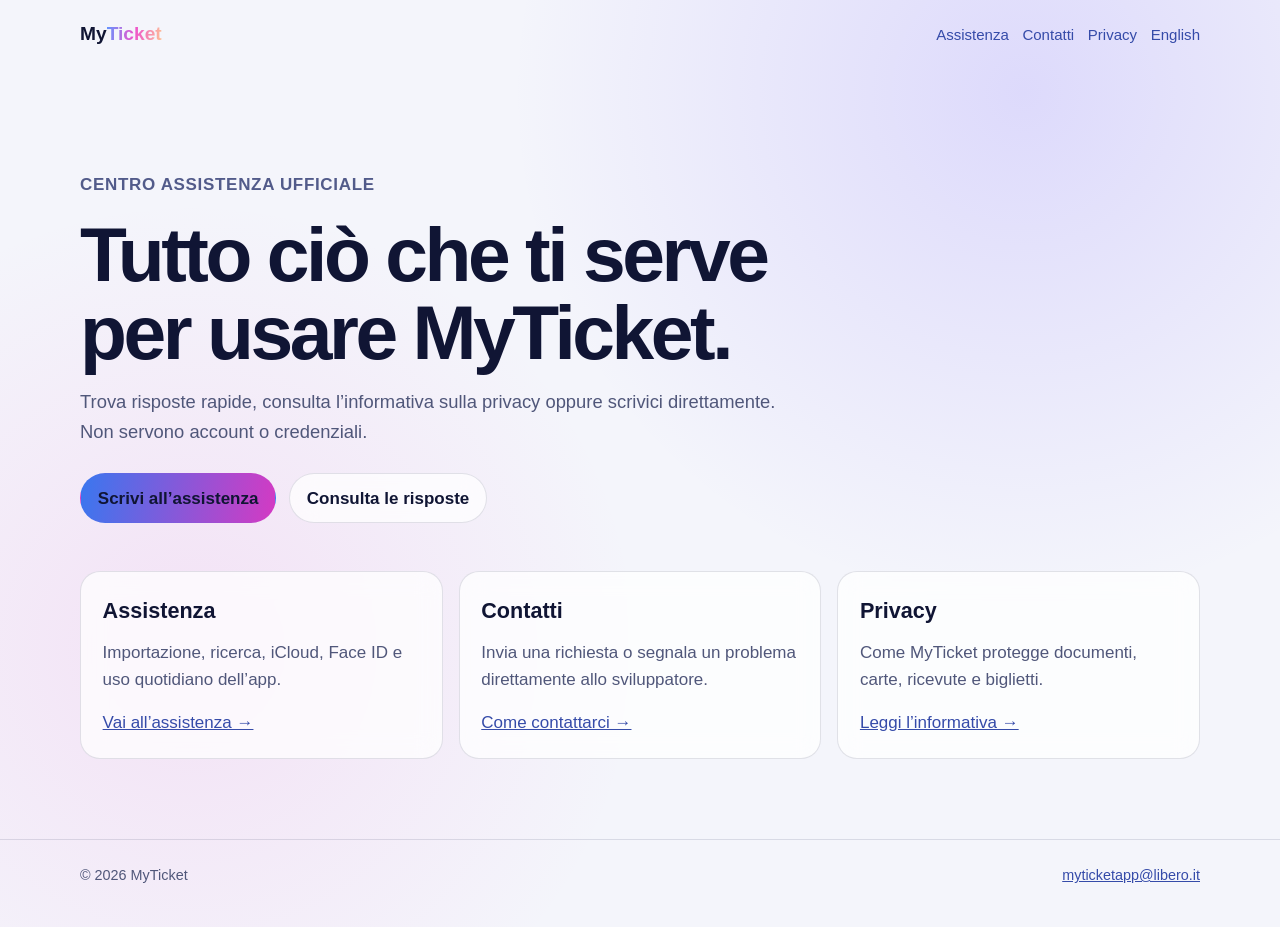
<file: docs/index.html>
<!doctype html>
<html lang="it">
<head><meta charset="utf-8"><meta name="viewport" content="width=device-width, initial-scale=1"><meta name="description" content="Assistenza, contatti e privacy per MyTicket."><title>MyTicket — Assistenza</title><link rel="stylesheet" href="assets/style.css"></head>
<body>
  <div class="shell">
    <header><a class="brand" href="./">My<span>Ticket</span></a><nav aria-label="Navigazione principale"><a href="support/">Assistenza</a><a href="contact/">Contatti</a><a href="privacy/">Privacy</a><a href="en/" lang="en">English</a></nav></header>
    <main>
      <section class="hero"><p class="eyebrow">Centro assistenza ufficiale</p><h1>Tutto ciò che ti serve per usare MyTicket.</h1><p class="lead">Trova risposte rapide, consulta l’informativa sulla privacy oppure scrivici direttamente. Non servono account o credenziali.</p><div class="actions"><a class="button primary" href="mailto:myticketapp@libero.it?subject=Assistenza%20MyTicket">Scrivi all’assistenza</a><a class="button" href="support/">Consulta le risposte</a></div></section>
      <section class="grid" aria-label="Collegamenti utili"><article class="card"><h2>Assistenza</h2><p>Importazione, ricerca, iCloud, Face ID e uso quotidiano dell’app.</p><a href="support/">Vai all’assistenza →</a></article><article class="card"><h2>Contatti</h2><p>Invia una richiesta o segnala un problema direttamente allo sviluppatore.</p><a href="contact/">Come contattarci →</a></article><article class="card"><h2>Privacy</h2><p>Come MyTicket protegge documenti, carte, ricevute e biglietti.</p><a href="privacy/">Leggi l’informativa →</a></article></section>
    </main>
  </div>
  <footer><div class="shell"><span>© 2026 MyTicket</span><span><a href="mailto:myticketapp@libero.it">myticketapp@libero.it</a></span></div></footer>
</body></html>
</file>
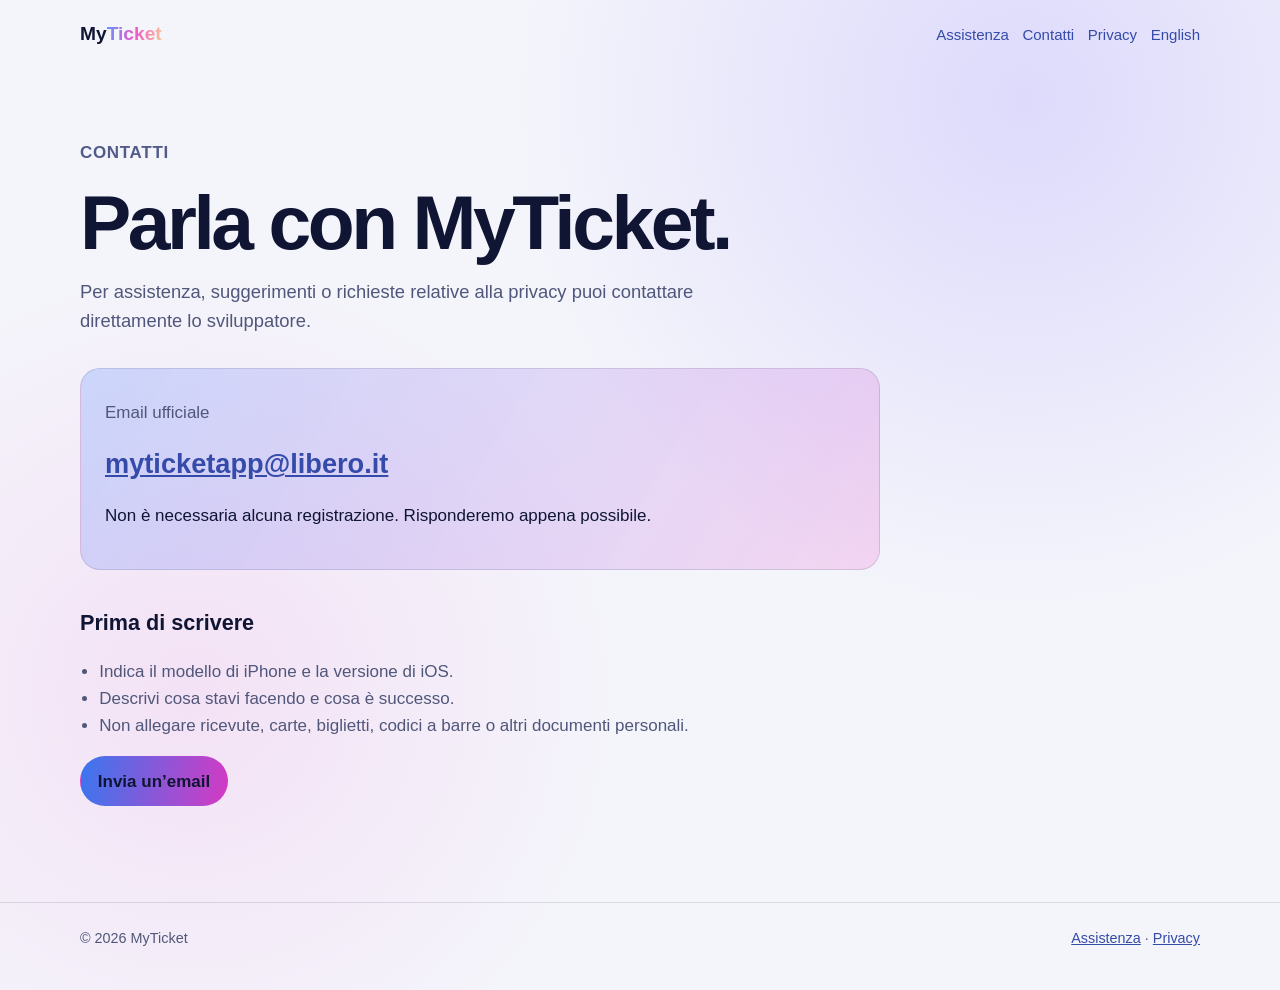
<file: docs/contact/index.html>
<!doctype html>
<html lang="it">
<head><meta charset="utf-8"><meta name="viewport" content="width=device-width, initial-scale=1"><meta name="description" content="Contatti ufficiali di MyTicket."><title>MyTicket — Contatti</title><link rel="stylesheet" href="../assets/style.css"></head>
<body><div class="shell">
  <header><a class="brand" href="../">My<span>Ticket</span></a><nav><a href="../support/">Assistenza</a><a href="./">Contatti</a><a href="../privacy/">Privacy</a><a href="en/" lang="en">English</a></nav></header>
  <main class="content"><p class="eyebrow">Contatti</p><h1>Parla con MyTicket.</h1><p class="lead">Per assistenza, suggerimenti o richieste relative alla privacy puoi contattare direttamente lo sviluppatore.</p>
    <div class="contact-box"><p class="muted">Email ufficiale</p><p class="email"><a href="mailto:myticketapp@libero.it?subject=MyTicket">myticketapp@libero.it</a></p><p>Non è necessaria alcuna registrazione. Risponderemo appena possibile.</p></div>
    <h2>Prima di scrivere</h2><ul><li>Indica il modello di iPhone e la versione di iOS.</li><li>Descrivi cosa stavi facendo e cosa è successo.</li><li>Non allegare ricevute, carte, biglietti, codici a barre o altri documenti personali.</li></ul><p><a class="button primary" href="mailto:myticketapp@libero.it?subject=MyTicket">Invia un’email</a></p>
  </main></div><footer><div class="shell"><span>© 2026 MyTicket</span><span><a href="../support/">Assistenza</a> · <a href="../privacy/">Privacy</a></span></div></footer>
</body></html>
</file>
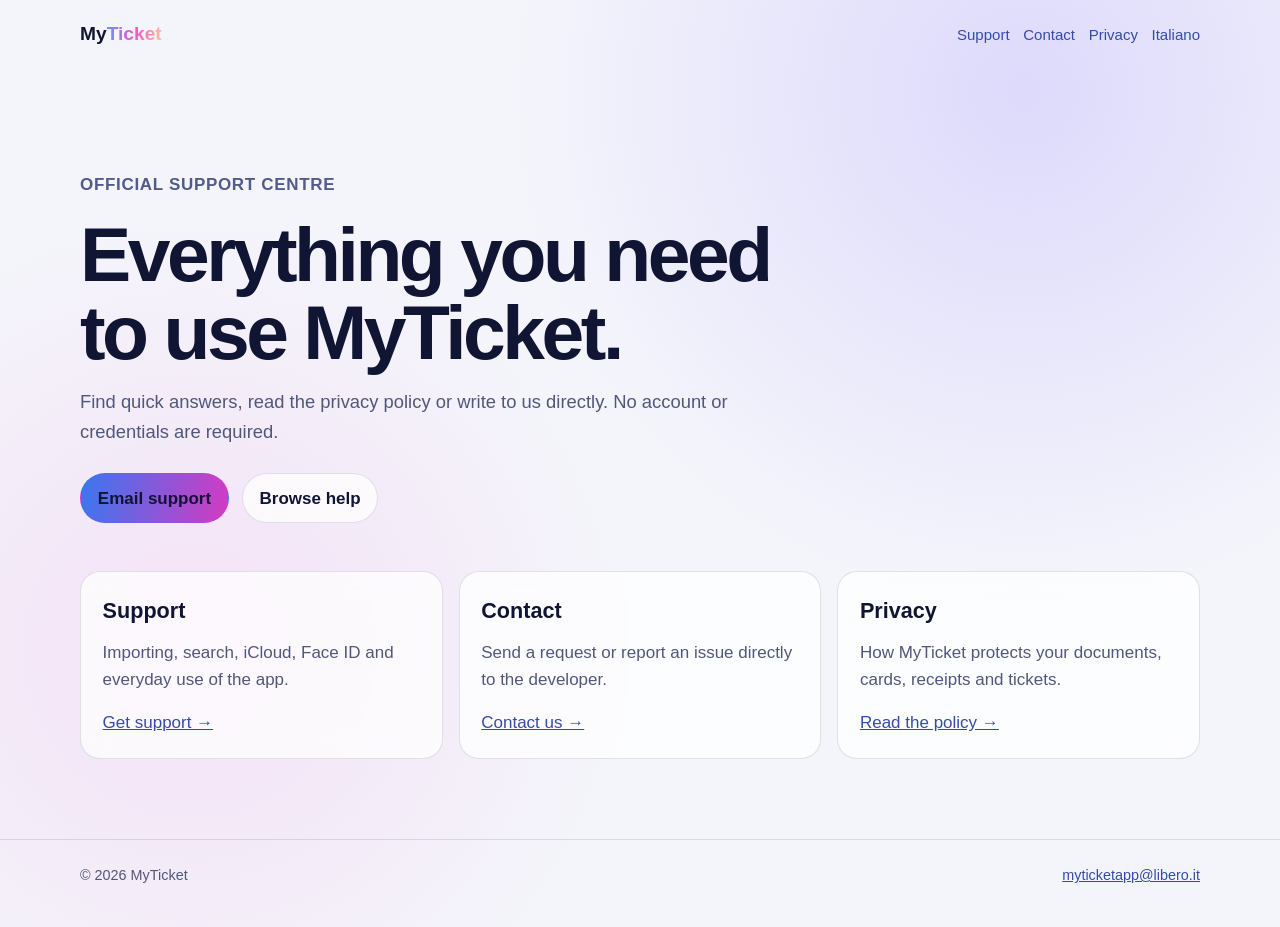
<file: docs/en/index.html>
<!doctype html>
<html lang="en">
<head><meta charset="utf-8"><meta name="viewport" content="width=device-width, initial-scale=1"><meta name="description" content="Support, contact and privacy information for MyTicket."><title>MyTicket — Support</title><link rel="stylesheet" href="../assets/style.css"></head>
<body>
  <div class="shell">
    <header><a class="brand" href="./">My<span>Ticket</span></a><nav aria-label="Main navigation"><a href="../support/en/">Support</a><a href="../contact/en/">Contact</a><a href="../privacy/en/">Privacy</a><a href="../" lang="it">Italiano</a></nav></header>
    <main>
      <section class="hero"><p class="eyebrow">Official support centre</p><h1>Everything you need to use MyTicket.</h1><p class="lead">Find quick answers, read the privacy policy or write to us directly. No account or credentials are required.</p><div class="actions"><a class="button primary" href="mailto:myticketapp@libero.it?subject=MyTicket%20Support">Email support</a><a class="button" href="../support/en/">Browse help</a></div></section>
      <section class="grid" aria-label="Useful links"><article class="card"><h2>Support</h2><p>Importing, search, iCloud, Face ID and everyday use of the app.</p><a href="../support/en/">Get support →</a></article><article class="card"><h2>Contact</h2><p>Send a request or report an issue directly to the developer.</p><a href="../contact/en/">Contact us →</a></article><article class="card"><h2>Privacy</h2><p>How MyTicket protects your documents, cards, receipts and tickets.</p><a href="../privacy/en/">Read the policy →</a></article></section>
    </main>
  </div>
  <footer><div class="shell"><span>© 2026 MyTicket</span><span><a href="mailto:myticketapp@libero.it">myticketapp@libero.it</a></span></div></footer>
</body></html>
</file>
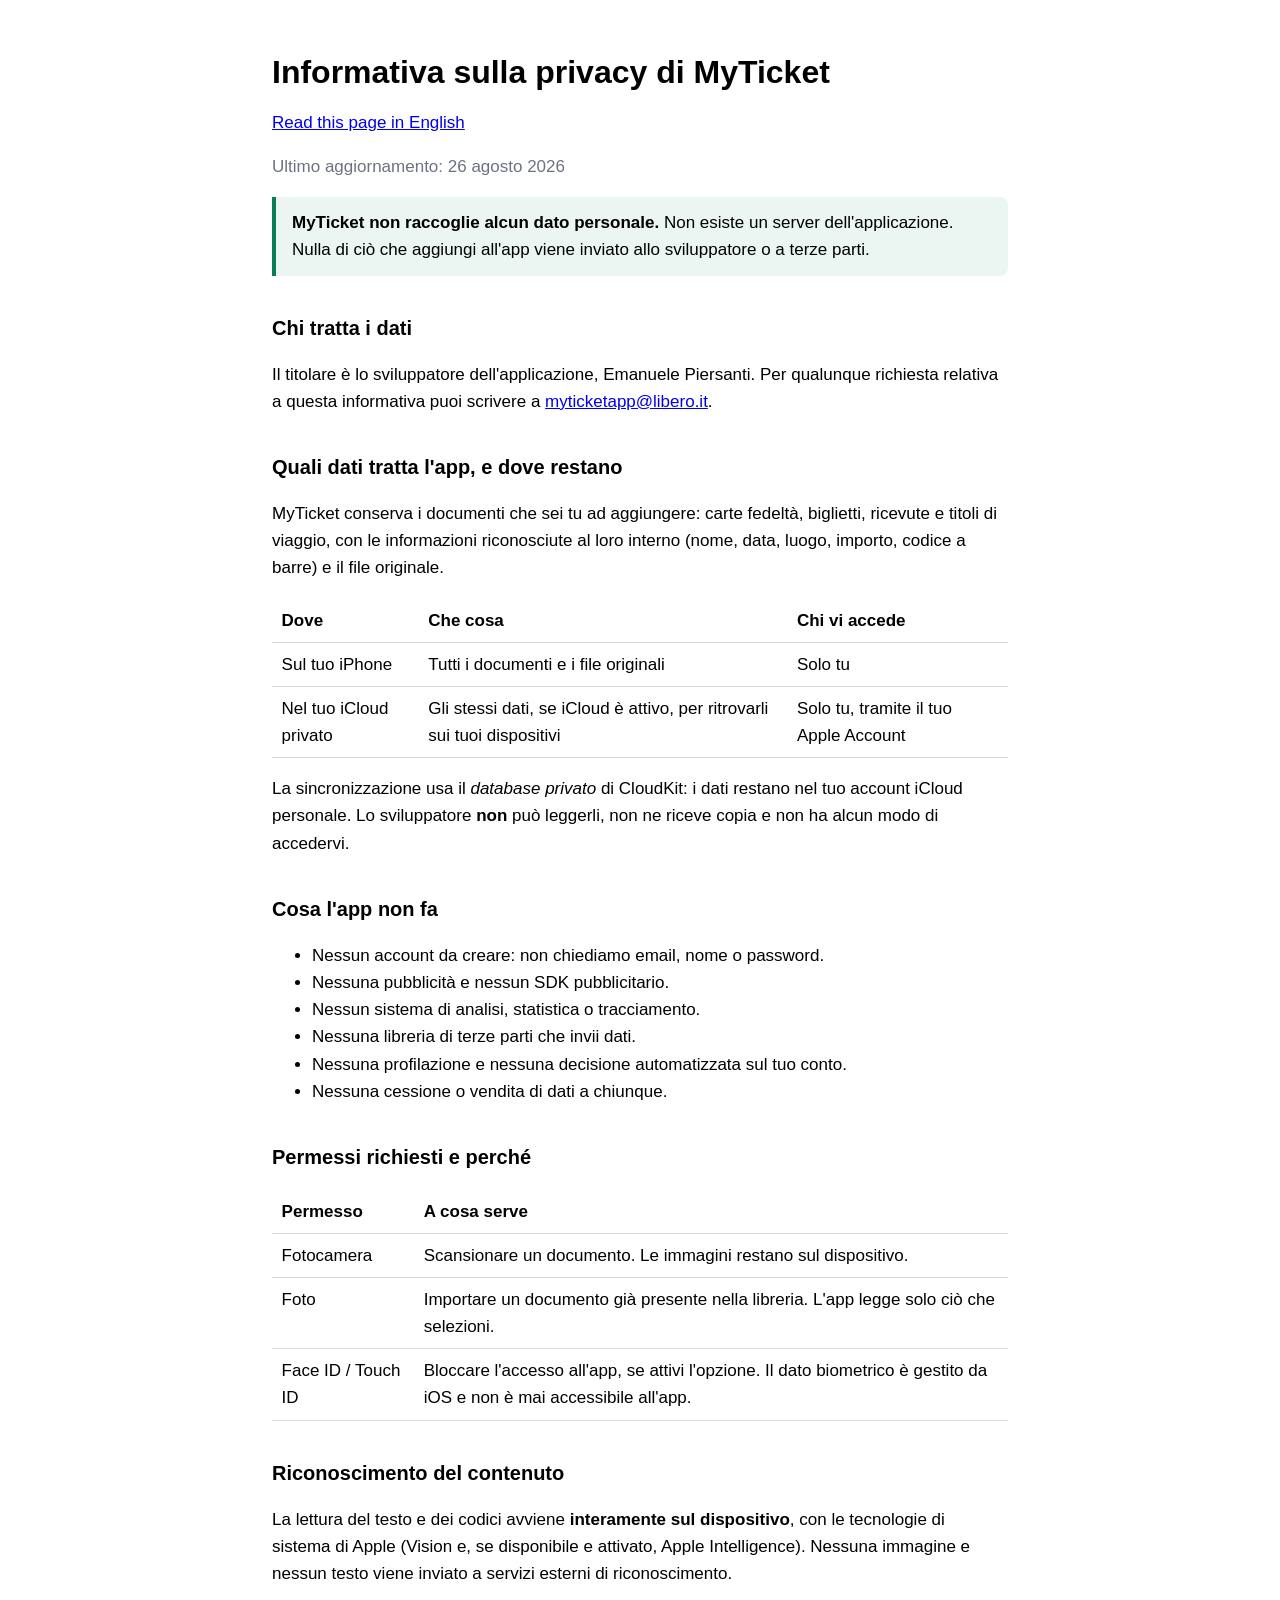
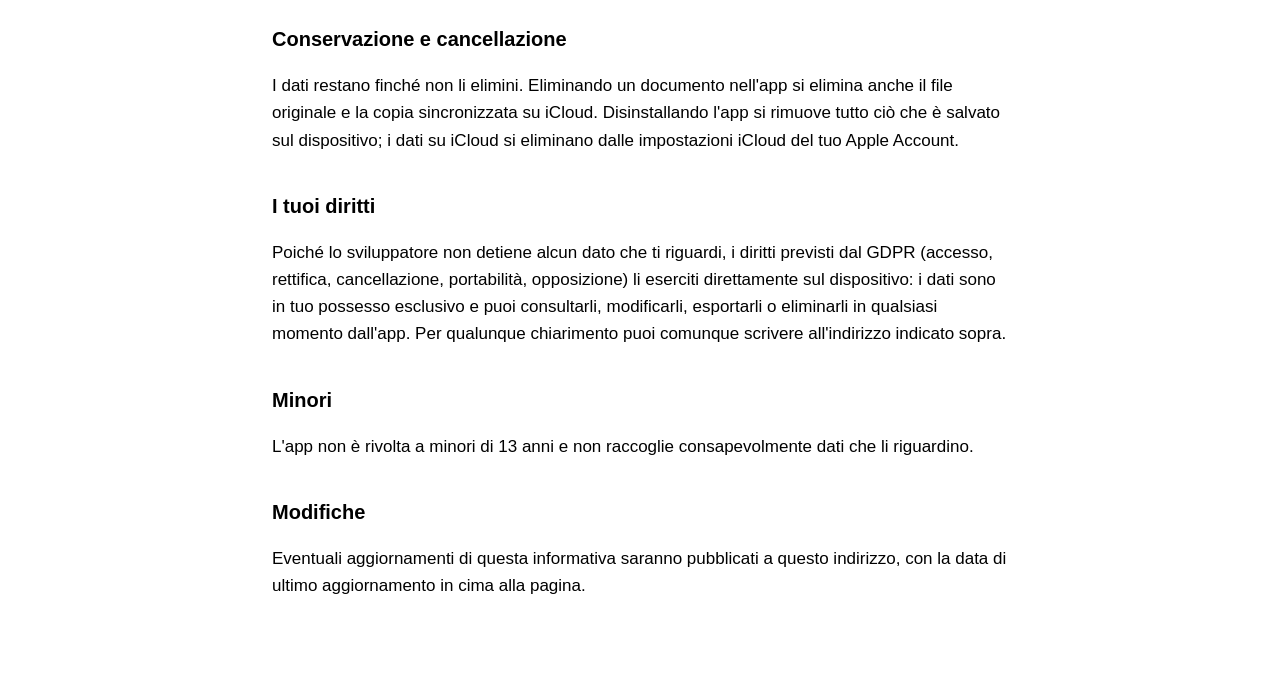
<file: docs/privacy/index.html>
<!doctype html>
<html lang="it">
<head>
<meta charset="utf-8">
<meta name="viewport" content="width=device-width, initial-scale=1">
<title>MyTicket — Informativa sulla privacy</title>
<style>
 :root { color-scheme: light dark; }
 body { font: 17px/1.6 -apple-system, BlinkMacSystemFont, "Segoe UI", Roboto, sans-serif;
        max-width: 46rem; margin: 0 auto; padding: 2rem 1.25rem 5rem; }
 h1 { font-size: 2rem; line-height: 1.2; margin-bottom: .25rem; }
 .updated { color: #6b7280; margin-top: 0; }
 h2 { margin-top: 2.25rem; font-size: 1.25rem; }
 .key { border-left: 4px solid #0a7d55; padding: .75rem 1rem; background: rgba(10,125,85,.08); border-radius: 0 8px 8px 0; }
 table { border-collapse: collapse; width: 100%; margin-top: .5rem; }
 th, td { text-align: left; padding: .5rem .6rem; border-bottom: 1px solid rgba(128,128,128,.3); vertical-align: top; }
 code { background: rgba(128,128,128,.15); padding: .1rem .35rem; border-radius: 4px; }
</style>
</head>
<body>
<h1>Informativa sulla privacy di MyTicket</h1>
<p><a href="en/">Read this page in English</a></p>
<p class="updated">Ultimo aggiornamento: 26 agosto 2026</p>

<p class="key"><strong>MyTicket non raccoglie alcun dato personale.</strong> Non esiste un server
dell'applicazione. Nulla di ciò che aggiungi all'app viene inviato allo sviluppatore
o a terze parti.</p>

<h2>Chi tratta i dati</h2>
<p>Il titolare è lo sviluppatore dell'applicazione, Emanuele Piersanti. Per qualunque
richiesta relativa a questa informativa puoi scrivere a
<a href="mailto:myticketapp@libero.it">myticketapp@libero.it</a>.</p>

<h2>Quali dati tratta l'app, e dove restano</h2>
<p>MyTicket conserva i documenti che sei tu ad aggiungere: carte fedeltà, biglietti,
ricevute e titoli di viaggio, con le informazioni riconosciute al loro interno
(nome, data, luogo, importo, codice a barre) e il file originale.</p>
<table>
<tr><th>Dove</th><th>Che cosa</th><th>Chi vi accede</th></tr>
<tr><td>Sul tuo iPhone</td><td>Tutti i documenti e i file originali</td><td>Solo tu</td></tr>
<tr><td>Nel tuo iCloud privato</td><td>Gli stessi dati, se iCloud è attivo, per ritrovarli sui tuoi dispositivi</td><td>Solo tu, tramite il tuo Apple Account</td></tr>
</table>
<p>La sincronizzazione usa il <em>database privato</em> di CloudKit: i dati restano
nel tuo account iCloud personale. Lo sviluppatore <strong>non</strong> può leggerli,
non ne riceve copia e non ha alcun modo di accedervi.</p>

<h2>Cosa l'app non fa</h2>
<ul>
<li>Nessun account da creare: non chiediamo email, nome o password.</li>
<li>Nessuna pubblicità e nessun SDK pubblicitario.</li>
<li>Nessun sistema di analisi, statistica o tracciamento.</li>
<li>Nessuna libreria di terze parti che invii dati.</li>
<li>Nessuna profilazione e nessuna decisione automatizzata sul tuo conto.</li>
<li>Nessuna cessione o vendita di dati a chiunque.</li>
</ul>

<h2>Permessi richiesti e perché</h2>
<table>
<tr><th>Permesso</th><th>A cosa serve</th></tr>
<tr><td>Fotocamera</td><td>Scansionare un documento. Le immagini restano sul dispositivo.</td></tr>
<tr><td>Foto</td><td>Importare un documento già presente nella libreria. L'app legge solo ciò che selezioni.</td></tr>
<tr><td>Face ID / Touch ID</td><td>Bloccare l'accesso all'app, se attivi l'opzione. Il dato biometrico è gestito da iOS e non è mai accessibile all'app.</td></tr>
</table>

<h2>Riconoscimento del contenuto</h2>
<p>La lettura del testo e dei codici avviene <strong>interamente sul dispositivo</strong>,
con le tecnologie di sistema di Apple (Vision e, se disponibile e attivato, Apple
Intelligence). Nessuna immagine e nessun testo viene inviato a servizi esterni di
riconoscimento.</p>

<h2>Conservazione e cancellazione</h2>
<p>I dati restano finché non li elimini. Eliminando un documento nell'app si elimina
anche il file originale e la copia sincronizzata su iCloud. Disinstallando l'app si
rimuove tutto ciò che è salvato sul dispositivo; i dati su iCloud si eliminano dalle
impostazioni iCloud del tuo Apple Account.</p>

<h2>I tuoi diritti</h2>
<p>Poiché lo sviluppatore non detiene alcun dato che ti riguardi, i diritti previsti
dal GDPR (accesso, rettifica, cancellazione, portabilità, opposizione) li eserciti
direttamente sul dispositivo: i dati sono in tuo possesso esclusivo e puoi
consultarli, modificarli, esportarli o eliminarli in qualsiasi momento dall'app.
Per qualunque chiarimento puoi comunque scrivere all'indirizzo indicato sopra.</p>

<h2>Minori</h2>
<p>L'app non è rivolta a minori di 13 anni e non raccoglie consapevolmente dati che
li riguardino.</p>

<h2>Modifiche</h2>
<p>Eventuali aggiornamenti di questa informativa saranno pubblicati a questo
indirizzo, con la data di ultimo aggiornamento in cima alla pagina.</p>
</body>
</html>
</file>
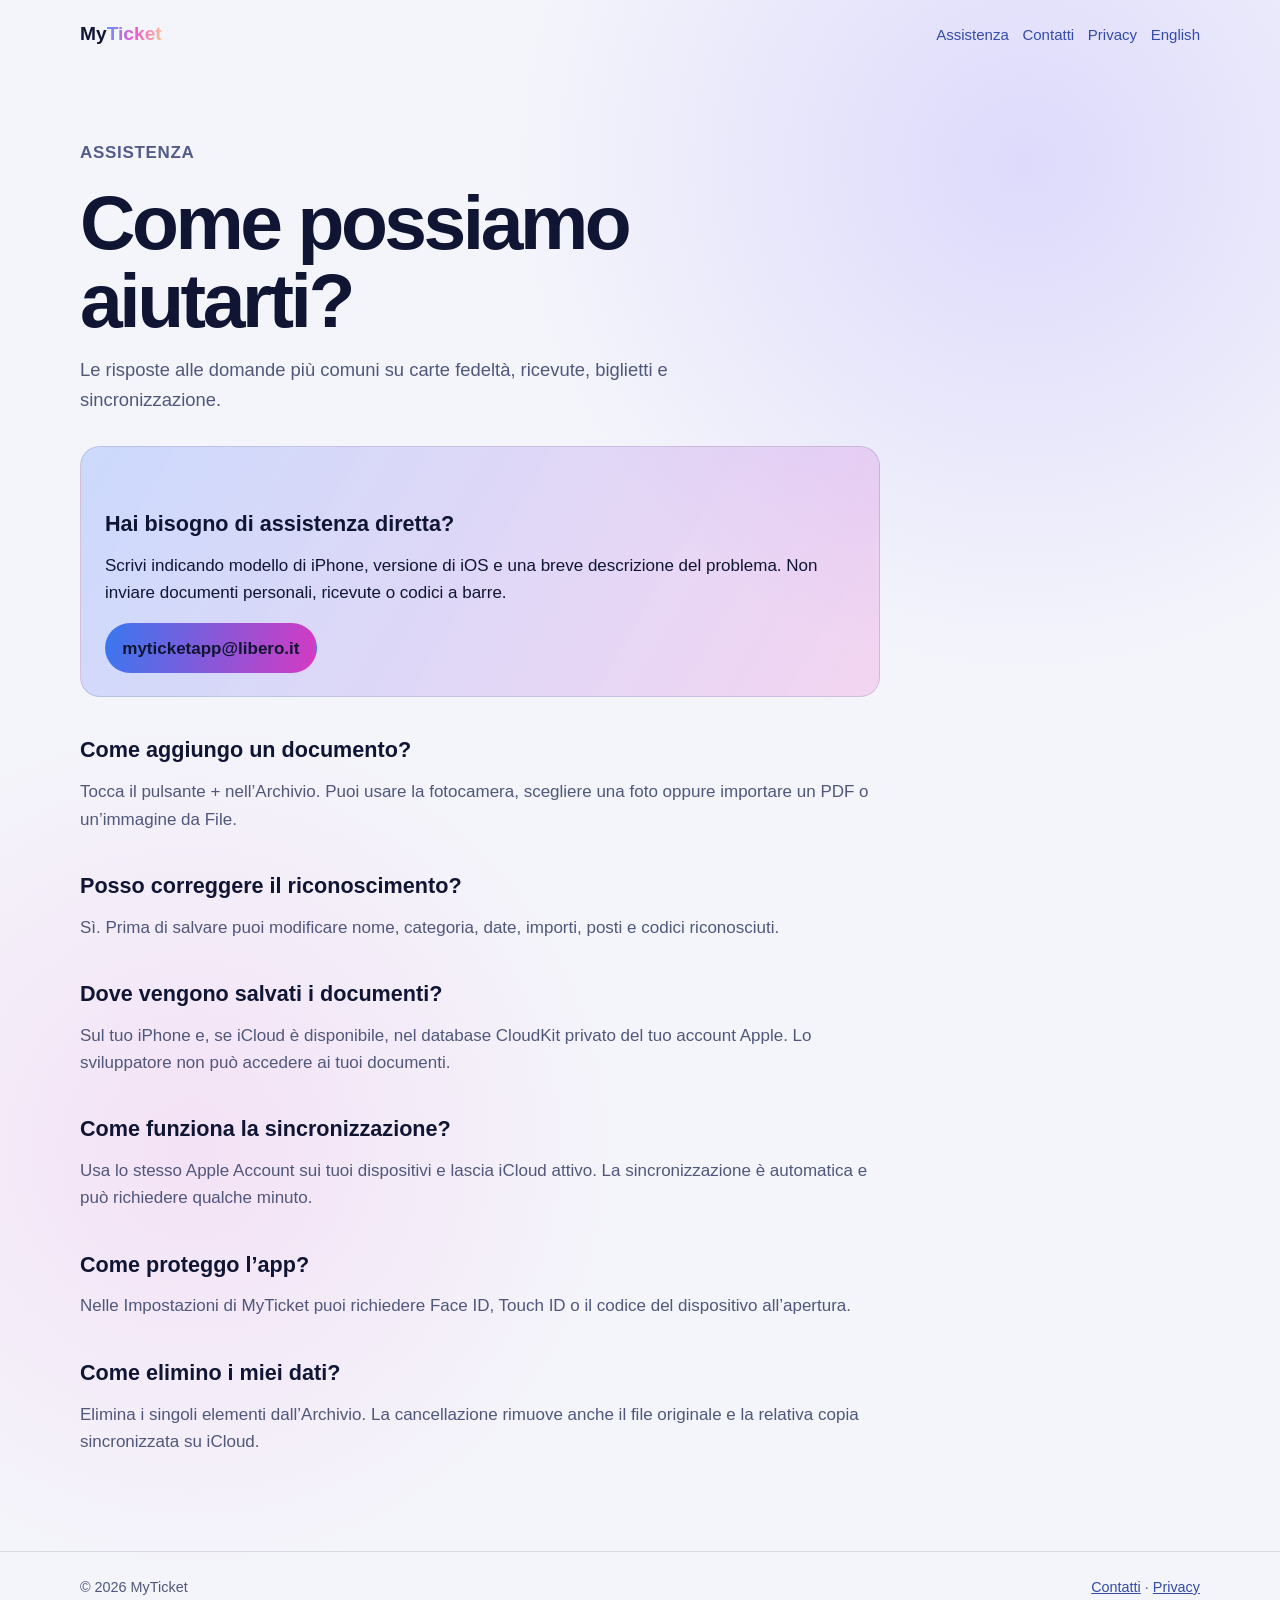
<file: docs/support/index.html>
<!doctype html>
<html lang="it">
<head><meta charset="utf-8"><meta name="viewport" content="width=device-width, initial-scale=1"><meta name="description" content="Assistenza ufficiale per l’app MyTicket."><title>MyTicket — Assistenza</title><link rel="stylesheet" href="../assets/style.css"></head>
<body><div class="shell">
  <header><a class="brand" href="../">My<span>Ticket</span></a><nav><a href="./">Assistenza</a><a href="../contact/">Contatti</a><a href="../privacy/">Privacy</a><a href="en/" lang="en">English</a></nav></header>
  <main class="content"><p class="eyebrow">Assistenza</p><h1>Come possiamo aiutarti?</h1><p class="lead">Le risposte alle domande più comuni su carte fedeltà, ricevute, biglietti e sincronizzazione.</p>
    <div class="contact-box"><h2>Hai bisogno di assistenza diretta?</h2><p>Scrivi indicando modello di iPhone, versione di iOS e una breve descrizione del problema. Non inviare documenti personali, ricevute o codici a barre.</p><a class="button primary" href="mailto:myticketapp@libero.it?subject=Assistenza%20MyTicket">myticketapp@libero.it</a></div>
    <h2>Come aggiungo un documento?</h2><p class="muted">Tocca il pulsante + nell’Archivio. Puoi usare la fotocamera, scegliere una foto oppure importare un PDF o un’immagine da File.</p>
    <h2>Posso correggere il riconoscimento?</h2><p class="muted">Sì. Prima di salvare puoi modificare nome, categoria, date, importi, posti e codici riconosciuti.</p>
    <h2>Dove vengono salvati i documenti?</h2><p class="muted">Sul tuo iPhone e, se iCloud è disponibile, nel database CloudKit privato del tuo account Apple. Lo sviluppatore non può accedere ai tuoi documenti.</p>
    <h2>Come funziona la sincronizzazione?</h2><p class="muted">Usa lo stesso Apple Account sui tuoi dispositivi e lascia iCloud attivo. La sincronizzazione è automatica e può richiedere qualche minuto.</p>
    <h2>Come proteggo l’app?</h2><p class="muted">Nelle Impostazioni di MyTicket puoi richiedere Face ID, Touch ID o il codice del dispositivo all’apertura.</p>
    <h2>Come elimino i miei dati?</h2><p class="muted">Elimina i singoli elementi dall’Archivio. La cancellazione rimuove anche il file originale e la relativa copia sincronizzata su iCloud.</p>
  </main></div><footer><div class="shell"><span>© 2026 MyTicket</span><span><a href="../contact/">Contatti</a> · <a href="../privacy/">Privacy</a></span></div></footer>
</body></html>
</file>
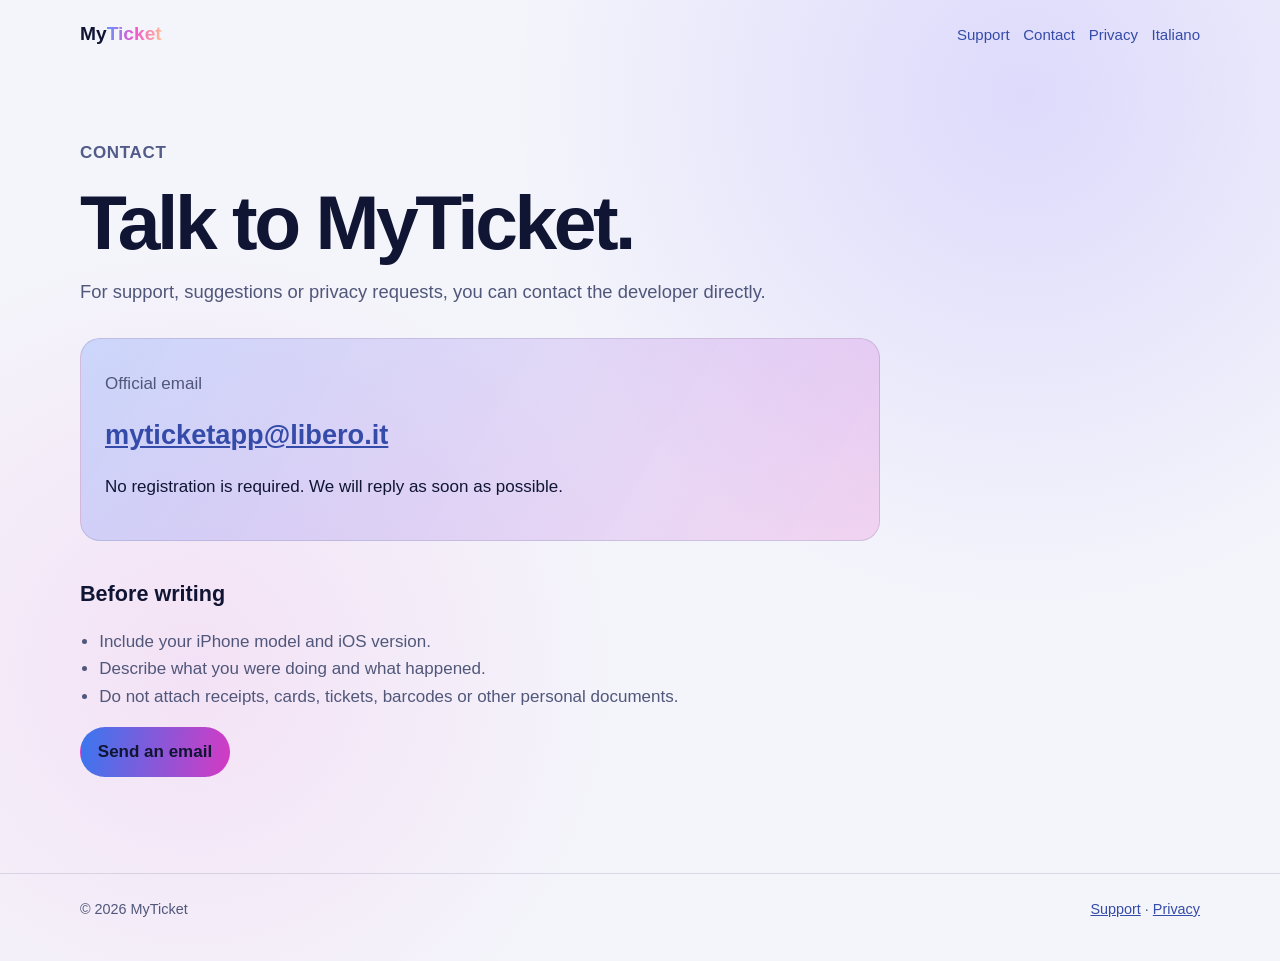
<file: docs/contact/en/index.html>
<!doctype html>
<html lang="en">
<head><meta charset="utf-8"><meta name="viewport" content="width=device-width, initial-scale=1"><meta name="description" content="Official MyTicket contact details."><title>MyTicket — Contact</title><link rel="stylesheet" href="../../assets/style.css"></head>
<body><div class="shell">
  <header><a class="brand" href="../../en/">My<span>Ticket</span></a><nav><a href="../../support/en/">Support</a><a href="./">Contact</a><a href="../../privacy/en/">Privacy</a><a href="../" lang="it">Italiano</a></nav></header>
  <main class="content"><p class="eyebrow">Contact</p><h1>Talk to MyTicket.</h1><p class="lead">For support, suggestions or privacy requests, you can contact the developer directly.</p>
    <div class="contact-box"><p class="muted">Official email</p><p class="email"><a href="mailto:myticketapp@libero.it?subject=MyTicket">myticketapp@libero.it</a></p><p>No registration is required. We will reply as soon as possible.</p></div>
    <h2>Before writing</h2><ul><li>Include your iPhone model and iOS version.</li><li>Describe what you were doing and what happened.</li><li>Do not attach receipts, cards, tickets, barcodes or other personal documents.</li></ul><p><a class="button primary" href="mailto:myticketapp@libero.it?subject=MyTicket">Send an email</a></p>
  </main></div><footer><div class="shell"><span>© 2026 MyTicket</span><span><a href="../../support/en/">Support</a> · <a href="../../privacy/en/">Privacy</a></span></div></footer>
</body></html>
</file>
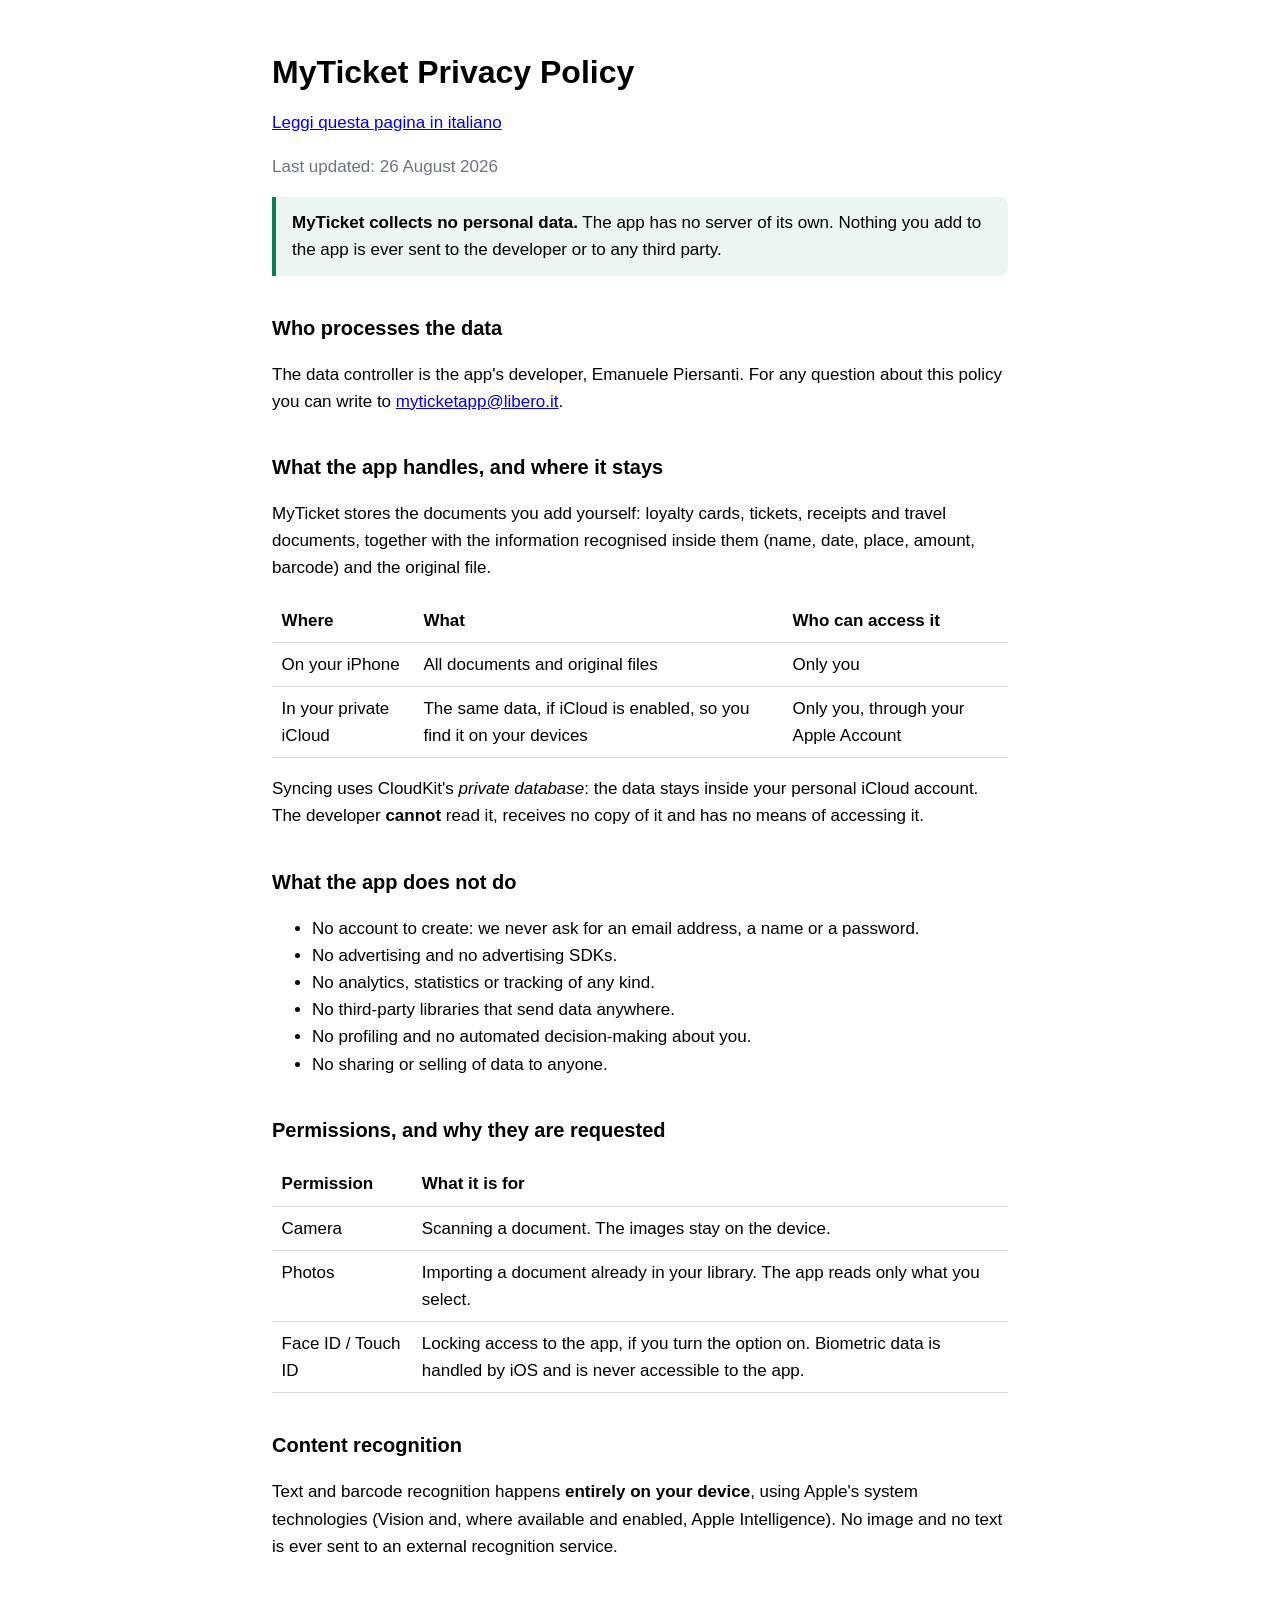
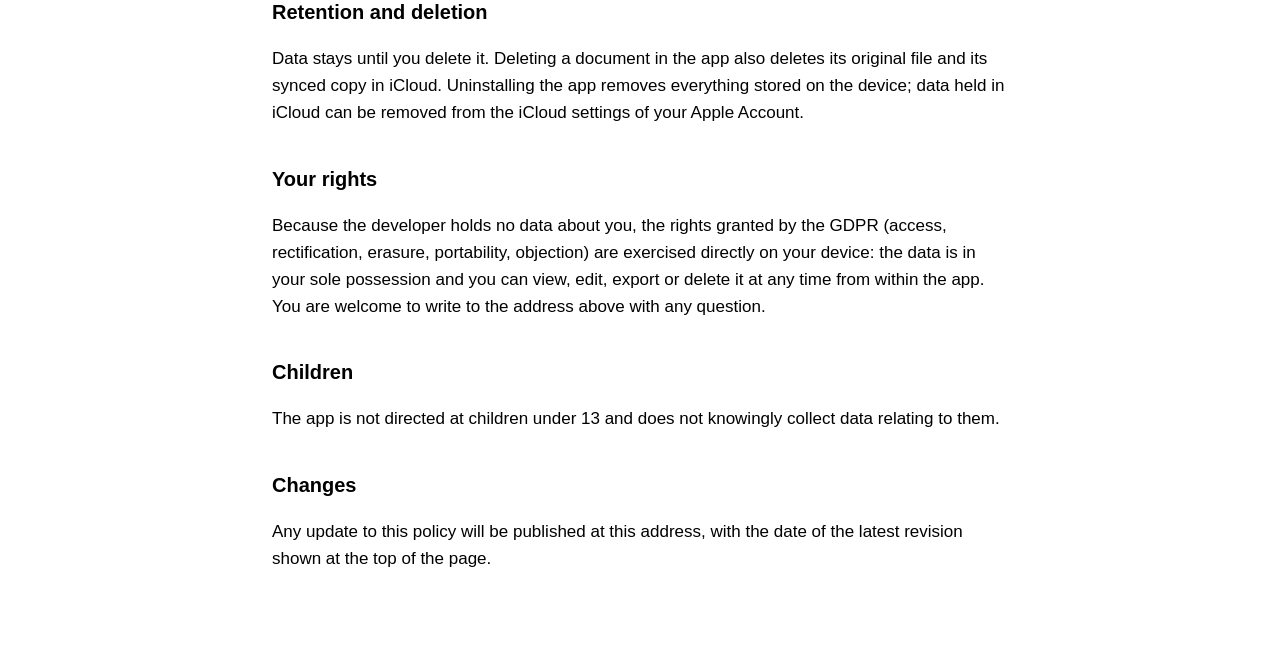
<file: docs/privacy/en/index.html>
<!doctype html>
<html lang="en">
<head>
<meta charset="utf-8">
<meta name="viewport" content="width=device-width, initial-scale=1">
<title>MyTicket — Privacy Policy</title>
<style>
 :root { color-scheme: light dark; }
 body { font: 17px/1.6 -apple-system, BlinkMacSystemFont, "Segoe UI", Roboto, sans-serif;
        max-width: 46rem; margin: 0 auto; padding: 2rem 1.25rem 5rem; }
 h1 { font-size: 2rem; line-height: 1.2; margin-bottom: .25rem; }
 .updated { color: #6b7280; margin-top: 0; }
 h2 { margin-top: 2.25rem; font-size: 1.25rem; }
 .key { border-left: 4px solid #0a7d55; padding: .75rem 1rem; background: rgba(10,125,85,.08); border-radius: 0 8px 8px 0; }
 table { border-collapse: collapse; width: 100%; margin-top: .5rem; }
 th, td { text-align: left; padding: .5rem .6rem; border-bottom: 1px solid rgba(128,128,128,.3); vertical-align: top; }
</style>
</head>
<body>
<h1>MyTicket Privacy Policy</h1>
<p><a href="../">Leggi questa pagina in italiano</a></p>
<p class="updated">Last updated: 26 August 2026</p>

<p class="key"><strong>MyTicket collects no personal data.</strong> The app has no server
of its own. Nothing you add to the app is ever sent to the developer or to any
third party.</p>

<h2>Who processes the data</h2>
<p>The data controller is the app's developer, Emanuele Piersanti. For any question
about this policy you can write to
<a href="mailto:myticketapp@libero.it">myticketapp@libero.it</a>.</p>

<h2>What the app handles, and where it stays</h2>
<p>MyTicket stores the documents you add yourself: loyalty cards, tickets, receipts
and travel documents, together with the information recognised inside them (name,
date, place, amount, barcode) and the original file.</p>
<table>
<tr><th>Where</th><th>What</th><th>Who can access it</th></tr>
<tr><td>On your iPhone</td><td>All documents and original files</td><td>Only you</td></tr>
<tr><td>In your private iCloud</td><td>The same data, if iCloud is enabled, so you find it on your devices</td><td>Only you, through your Apple Account</td></tr>
</table>
<p>Syncing uses CloudKit's <em>private database</em>: the data stays inside your
personal iCloud account. The developer <strong>cannot</strong> read it, receives no
copy of it and has no means of accessing it.</p>

<h2>What the app does not do</h2>
<ul>
<li>No account to create: we never ask for an email address, a name or a password.</li>
<li>No advertising and no advertising SDKs.</li>
<li>No analytics, statistics or tracking of any kind.</li>
<li>No third-party libraries that send data anywhere.</li>
<li>No profiling and no automated decision-making about you.</li>
<li>No sharing or selling of data to anyone.</li>
</ul>

<h2>Permissions, and why they are requested</h2>
<table>
<tr><th>Permission</th><th>What it is for</th></tr>
<tr><td>Camera</td><td>Scanning a document. The images stay on the device.</td></tr>
<tr><td>Photos</td><td>Importing a document already in your library. The app reads only what you select.</td></tr>
<tr><td>Face ID / Touch ID</td><td>Locking access to the app, if you turn the option on. Biometric data is handled by iOS and is never accessible to the app.</td></tr>
</table>

<h2>Content recognition</h2>
<p>Text and barcode recognition happens <strong>entirely on your device</strong>, using
Apple's system technologies (Vision and, where available and enabled, Apple
Intelligence). No image and no text is ever sent to an external recognition
service.</p>

<h2>Retention and deletion</h2>
<p>Data stays until you delete it. Deleting a document in the app also deletes its
original file and its synced copy in iCloud. Uninstalling the app removes
everything stored on the device; data held in iCloud can be removed from the iCloud
settings of your Apple Account.</p>

<h2>Your rights</h2>
<p>Because the developer holds no data about you, the rights granted by the GDPR
(access, rectification, erasure, portability, objection) are exercised directly on
your device: the data is in your sole possession and you can view, edit, export or
delete it at any time from within the app. You are welcome to write to the address
above with any question.</p>

<h2>Children</h2>
<p>The app is not directed at children under 13 and does not knowingly collect data
relating to them.</p>

<h2>Changes</h2>
<p>Any update to this policy will be published at this address, with the date of the
latest revision shown at the top of the page.</p>
</body>
</html>
</file>
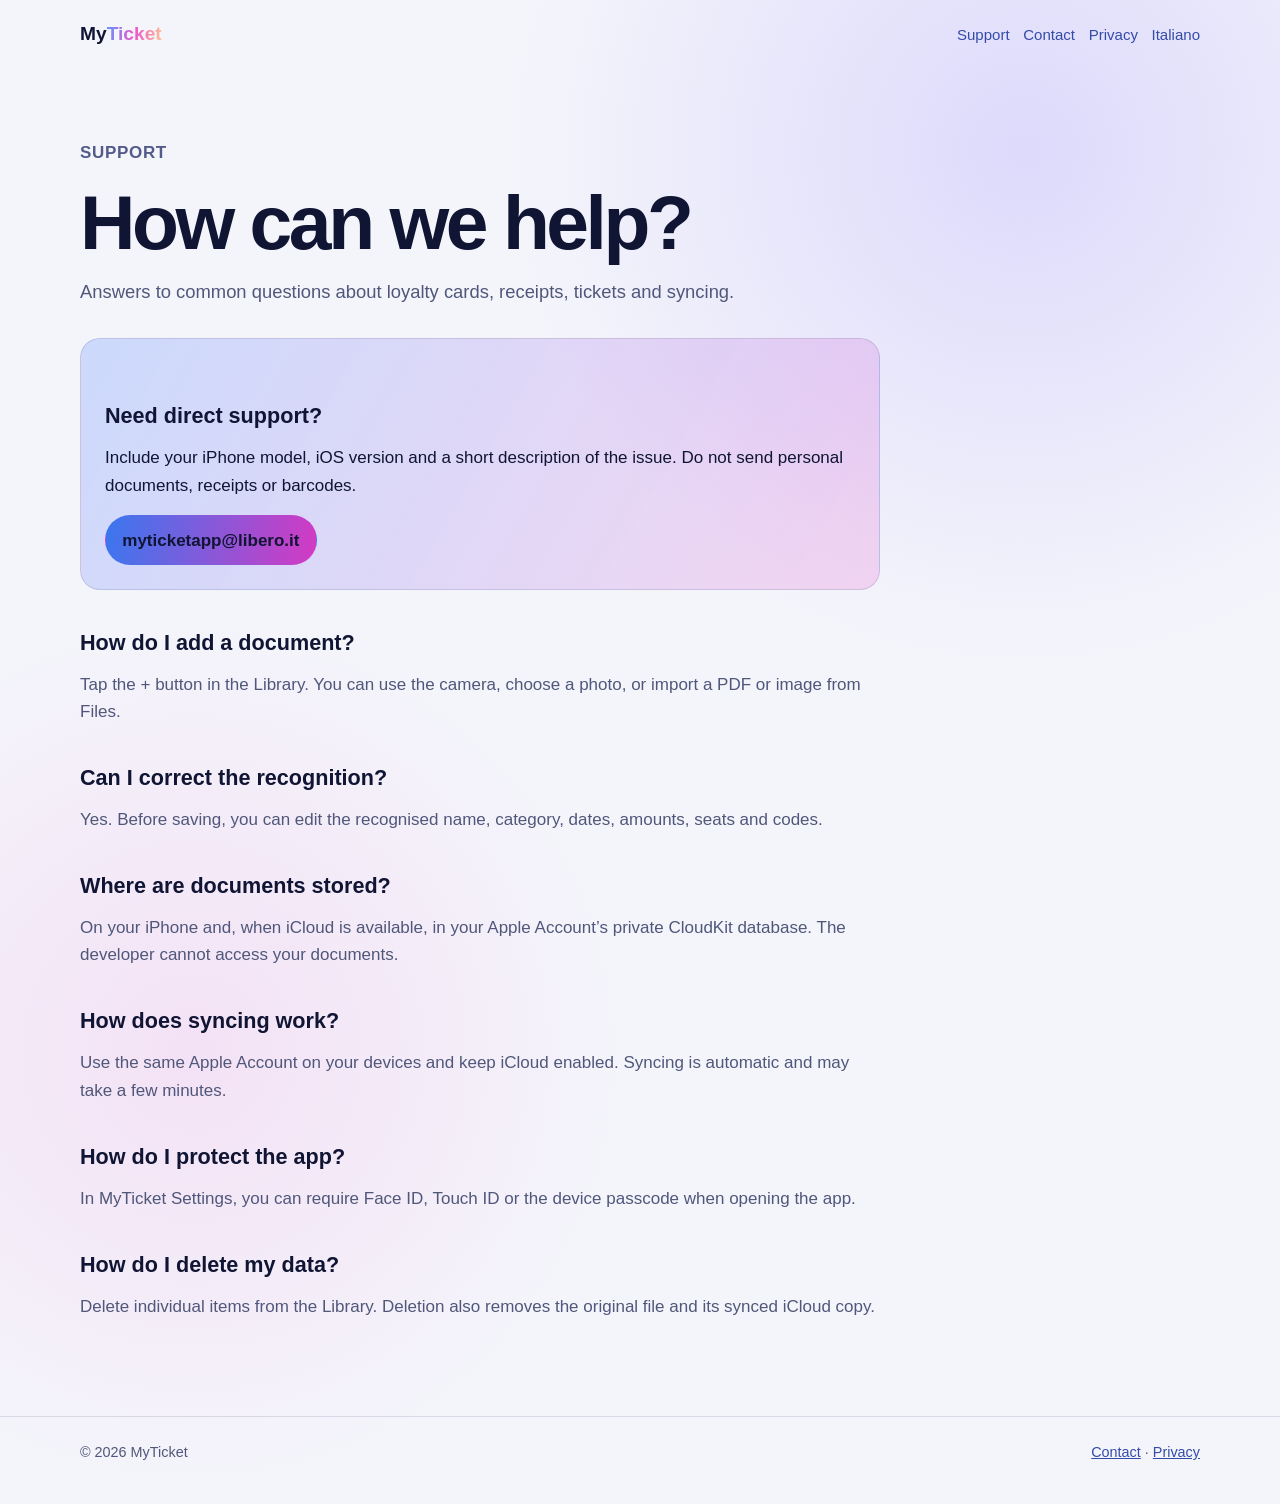
<file: docs/support/en/index.html>
<!doctype html>
<html lang="en">
<head><meta charset="utf-8"><meta name="viewport" content="width=device-width, initial-scale=1"><meta name="description" content="Official support for the MyTicket app."><title>MyTicket — Support</title><link rel="stylesheet" href="../../assets/style.css"></head>
<body><div class="shell">
  <header><a class="brand" href="../../en/">My<span>Ticket</span></a><nav><a href="./">Support</a><a href="../../contact/en/">Contact</a><a href="../../privacy/en/">Privacy</a><a href="../" lang="it">Italiano</a></nav></header>
  <main class="content"><p class="eyebrow">Support</p><h1>How can we help?</h1><p class="lead">Answers to common questions about loyalty cards, receipts, tickets and syncing.</p>
    <div class="contact-box"><h2>Need direct support?</h2><p>Include your iPhone model, iOS version and a short description of the issue. Do not send personal documents, receipts or barcodes.</p><a class="button primary" href="mailto:myticketapp@libero.it?subject=MyTicket%20Support">myticketapp@libero.it</a></div>
    <h2>How do I add a document?</h2><p class="muted">Tap the + button in the Library. You can use the camera, choose a photo, or import a PDF or image from Files.</p>
    <h2>Can I correct the recognition?</h2><p class="muted">Yes. Before saving, you can edit the recognised name, category, dates, amounts, seats and codes.</p>
    <h2>Where are documents stored?</h2><p class="muted">On your iPhone and, when iCloud is available, in your Apple Account’s private CloudKit database. The developer cannot access your documents.</p>
    <h2>How does syncing work?</h2><p class="muted">Use the same Apple Account on your devices and keep iCloud enabled. Syncing is automatic and may take a few minutes.</p>
    <h2>How do I protect the app?</h2><p class="muted">In MyTicket Settings, you can require Face ID, Touch ID or the device passcode when opening the app.</p>
    <h2>How do I delete my data?</h2><p class="muted">Delete individual items from the Library. Deletion also removes the original file and its synced iCloud copy.</p>
  </main></div><footer><div class="shell"><span>© 2026 MyTicket</span><span><a href="../../contact/en/">Contact</a> · <a href="../../privacy/en/">Privacy</a></span></div></footer>
</body></html>
</file>
<file: docs/assets/style.css>
:root {
  color-scheme: light dark;
  --bg: #070d36;
  --panel: rgba(255, 255, 255, 0.08);
  --panel-border: rgba(255, 255, 255, 0.14);
  --text: #f8f9ff;
  --muted: #c8cbed;
  --pink: #ee54cb;
  --blue: #6195ff;
  --focus: #ffd2f5;
}
* { box-sizing: border-box; }
html { scroll-behavior: smooth; }
body {
  margin: 0;
  min-height: 100vh;
  color: var(--text);
  background: radial-gradient(circle at 80% 10%, rgba(108, 84, 255, 0.34), transparent 32rem), radial-gradient(circle at 15% 70%, rgba(238, 84, 203, 0.2), transparent 28rem), var(--bg);
  font: 17px/1.6 -apple-system, BlinkMacSystemFont, "Segoe UI", sans-serif;
}
a { color: #d9dcff; }
a:hover { color: #fff; }
.shell { width: min(70rem, calc(100% - 2rem)); margin: 0 auto; }
header { display: flex; align-items: center; justify-content: space-between; gap: 1rem; padding: 1.2rem 0; }
.brand { color: var(--text); font-size: 1.2rem; font-weight: 750; text-decoration: none; }
.brand span { background: linear-gradient(100deg, var(--blue), var(--pink), #ffc494); background-clip: text; -webkit-background-clip: text; color: transparent; }
nav { display: flex; flex-wrap: wrap; gap: .85rem; }
nav a { font-size: .94rem; text-decoration: none; }
main { padding: 4rem 0 5rem; }
.hero { max-width: 48rem; padding: 2rem 0 3rem; }
.eyebrow { color: #c8cbed; font-weight: 650; letter-spacing: .04em; text-transform: uppercase; }
h1 { margin: .4rem 0 1rem; font-size: clamp(2.4rem, 7vw, 4.8rem); line-height: 1.02; letter-spacing: -.045em; }
h2 { margin: 0 0 .65rem; font-size: 1.35rem; }
p { margin: .4rem 0 1rem; }
.lead { max-width: 44rem; color: var(--muted); font-size: 1.15rem; }
.actions { display: flex; flex-wrap: wrap; gap: .8rem; margin-top: 1.7rem; }
.button { display: inline-flex; align-items: center; justify-content: center; min-height: 3rem; padding: .65rem 1.05rem; border: 1px solid var(--panel-border); border-radius: 999px; color: var(--text); background: var(--panel); font-weight: 650; text-decoration: none; backdrop-filter: blur(12px); }
.button.primary { background: linear-gradient(100deg, #3977ef, #d43ac3); border-color: transparent; }
.button:focus-visible, nav a:focus-visible { outline: 3px solid var(--focus); outline-offset: 3px; }
.grid { display: grid; grid-template-columns: repeat(3, minmax(0, 1fr)); gap: 1rem; }
.card { padding: 1.35rem; border: 1px solid var(--panel-border); border-radius: 1.25rem; background: var(--panel); backdrop-filter: blur(12px); }
.card p { color: var(--muted); }
.content { max-width: 50rem; }
.content h2 { margin-top: 2.25rem; }
.content ul { padding-left: 1.2rem; color: var(--muted); }
.contact-box { margin: 2rem 0; padding: 1.5rem; border-radius: 1.25rem; background: linear-gradient(120deg, rgba(64,122,255,.22), rgba(238,84,203,.2)); border: 1px solid var(--panel-border); }
.email { font-size: clamp(1.15rem, 5vw, 1.7rem); font-weight: 750; overflow-wrap: anywhere; }
.muted { color: var(--muted); }
footer { padding: 1.5rem 0 2.5rem; border-top: 1px solid var(--panel-border); color: var(--muted); font-size: .9rem; }
footer .shell { display: flex; flex-wrap: wrap; justify-content: space-between; gap: .75rem 1.5rem; }
@media (max-width: 760px) { header { align-items: flex-start; flex-direction: column; } main { padding-top: 2rem; } .grid { grid-template-columns: 1fr; } }
@media (prefers-color-scheme: light) {
  :root { --bg: #f4f5fb; --panel: rgba(255,255,255,.74); --panel-border: rgba(20,25,70,.12); --text: #101534; --muted: #50577a; }
  body { background: radial-gradient(circle at 80% 10%, rgba(108,84,255,.17), transparent 32rem), radial-gradient(circle at 15% 70%, rgba(238,84,203,.12), transparent 28rem), var(--bg); }
  a { color: #354ba9; } a:hover { color: #18286e; } .eyebrow { color: #525b8a; }
}
</file>
